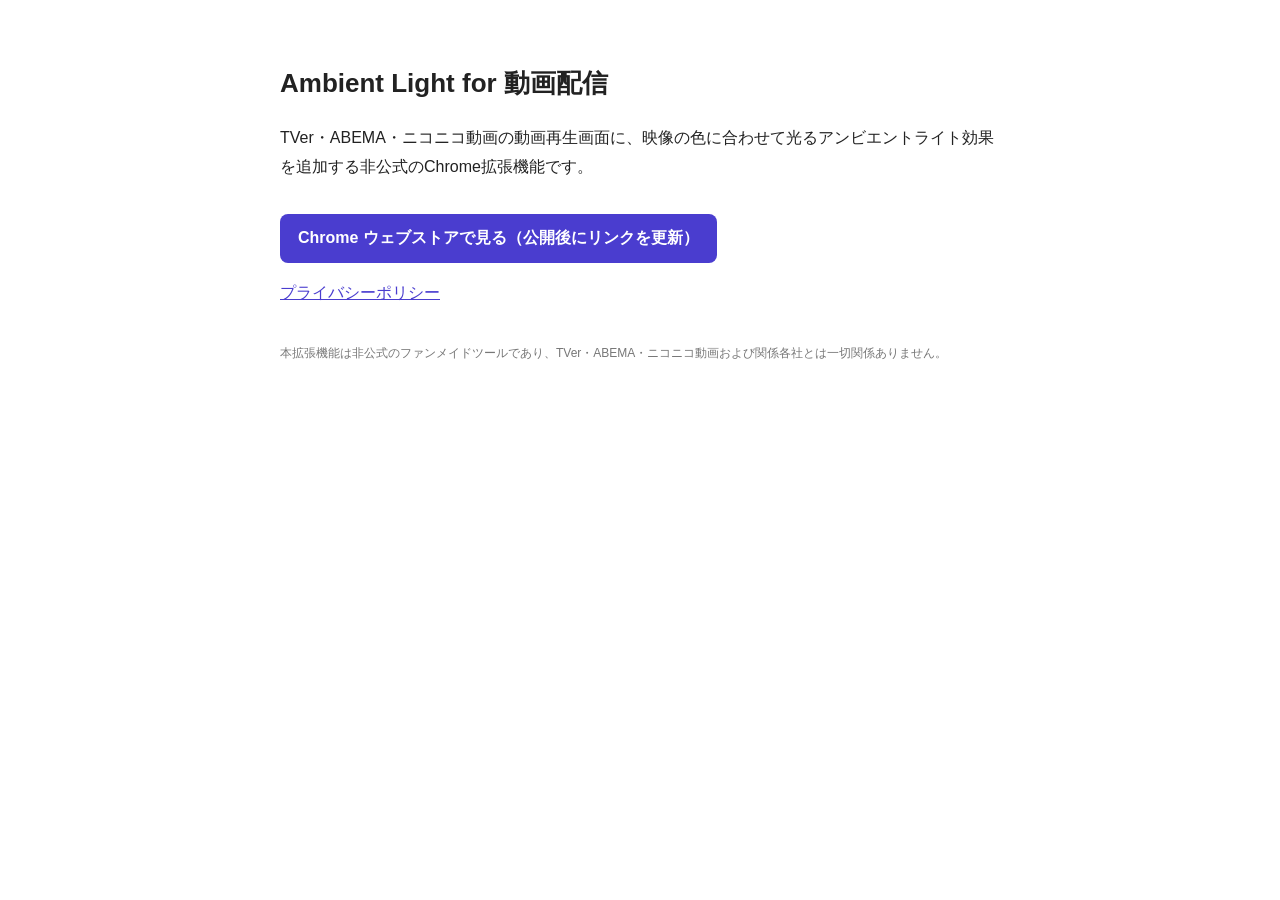
<file: docs/index.html>
<!DOCTYPE html>
<html lang="ja">
<head>
<meta charset="UTF-8" />
<meta name="viewport" content="width=device-width, initial-scale=1" />
<title>Ambient Light for 動画配信</title>
<style>
  body {
    font-family: -apple-system, "Segoe UI", "Hiragino Kaku Gothic ProN", "Yu Gothic", sans-serif;
    max-width: 720px;
    margin: 60px auto;
    padding: 0 20px;
    line-height: 1.8;
    color: #222;
  }
  h1 { font-size: 26px; }
  .badge {
    display: inline-block;
    padding: 10px 18px;
    background: #4a3dcf;
    color: #fff;
    border-radius: 8px;
    text-decoration: none;
    font-weight: 600;
    margin-top: 1em;
  }
  footer { margin-top: 3em; font-size: 12px; color: #777; }
  a { color: #4a3dcf; }
</style>
</head>
<body>
  <h1>Ambient Light for 動画配信</h1>
  <p>
    TVer・ABEMA・ニコニコ動画の動画再生画面に、映像の色に合わせて光るアンビエントライト効果を追加する非公式のChrome拡張機能です。
  </p>
  <p>
    <a class="badge" href="#">Chrome ウェブストアで見る（公開後にリンクを更新）</a>
  </p>
  <p>
    <a href="privacy.html">プライバシーポリシー</a>
  </p>
  <footer>
    本拡張機能は非公式のファンメイドツールであり、TVer・ABEMA・ニコニコ動画および関係各社とは一切関係ありません。
  </footer>
</body>
</html>
</file>
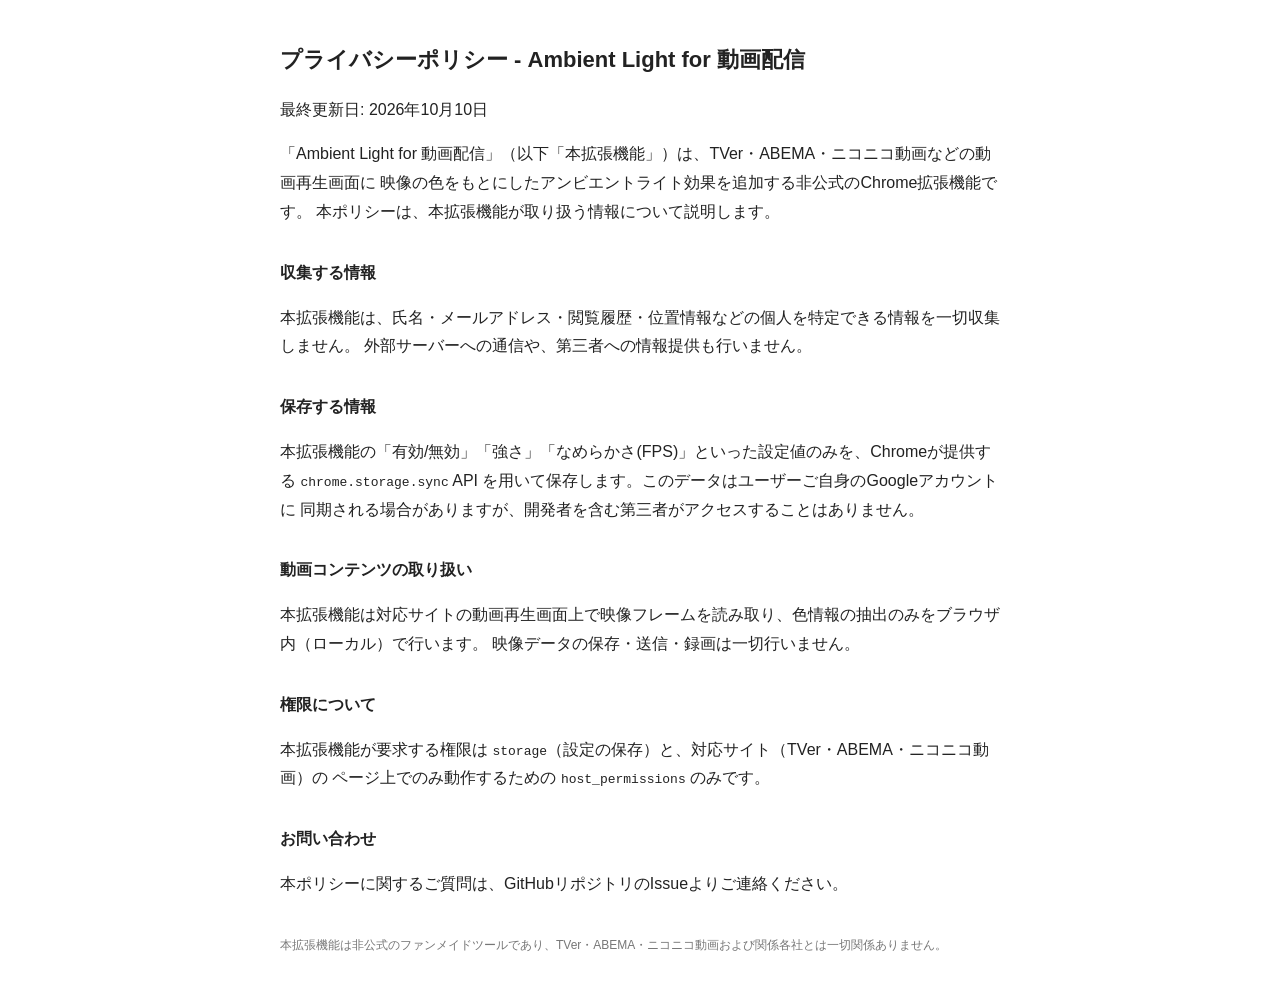
<file: docs/privacy.html>
<!DOCTYPE html>
<html lang="ja">
<head>
<meta charset="UTF-8" />
<meta name="viewport" content="width=device-width, initial-scale=1" />
<title>プライバシーポリシー | Ambient Light for 動画配信</title>
<style>
  body {
    font-family: -apple-system, "Segoe UI", "Hiragino Kaku Gothic ProN", "Yu Gothic", sans-serif;
    max-width: 720px;
    margin: 40px auto;
    padding: 0 20px;
    line-height: 1.8;
    color: #222;
  }
  h1 { font-size: 22px; }
  h2 { font-size: 16px; margin-top: 2em; }
  footer { margin-top: 3em; font-size: 12px; color: #777; }
  a { color: #4a3dcf; }
</style>
</head>
<body>
  <h1>プライバシーポリシー - Ambient Light for 動画配信</h1>
  <p>最終更新日: 2026年10月10日</p>

  <p>
    「Ambient Light for 動画配信」（以下「本拡張機能」）は、TVer・ABEMA・ニコニコ動画などの動画再生画面に
    映像の色をもとにしたアンビエントライト効果を追加する非公式のChrome拡張機能です。
    本ポリシーは、本拡張機能が取り扱う情報について説明します。
  </p>

  <h2>収集する情報</h2>
  <p>
    本拡張機能は、氏名・メールアドレス・閲覧履歴・位置情報などの個人を特定できる情報を一切収集しません。
    外部サーバーへの通信や、第三者への情報提供も行いません。
  </p>

  <h2>保存する情報</h2>
  <p>
    本拡張機能の「有効/無効」「強さ」「なめらかさ(FPS)」といった設定値のみを、Chromeが提供する
    <code>chrome.storage.sync</code> API を用いて保存します。このデータはユーザーご自身のGoogleアカウントに
    同期される場合がありますが、開発者を含む第三者がアクセスすることはありません。
  </p>

  <h2>動画コンテンツの取り扱い</h2>
  <p>
    本拡張機能は対応サイトの動画再生画面上で映像フレームを読み取り、色情報の抽出のみをブラウザ内（ローカル）で行います。
    映像データの保存・送信・録画は一切行いません。
  </p>

  <h2>権限について</h2>
  <p>
    本拡張機能が要求する権限は <code>storage</code>（設定の保存）と、対応サイト（TVer・ABEMA・ニコニコ動画）の
    ページ上でのみ動作するための <code>host_permissions</code> のみです。
  </p>

  <h2>お問い合わせ</h2>
  <p>
    本ポリシーに関するご質問は、GitHubリポジトリのIssueよりご連絡ください。
  </p>

  <footer>
    本拡張機能は非公式のファンメイドツールであり、TVer・ABEMA・ニコニコ動画および関係各社とは一切関係ありません。
  </footer>
</body>
</html>
</file>
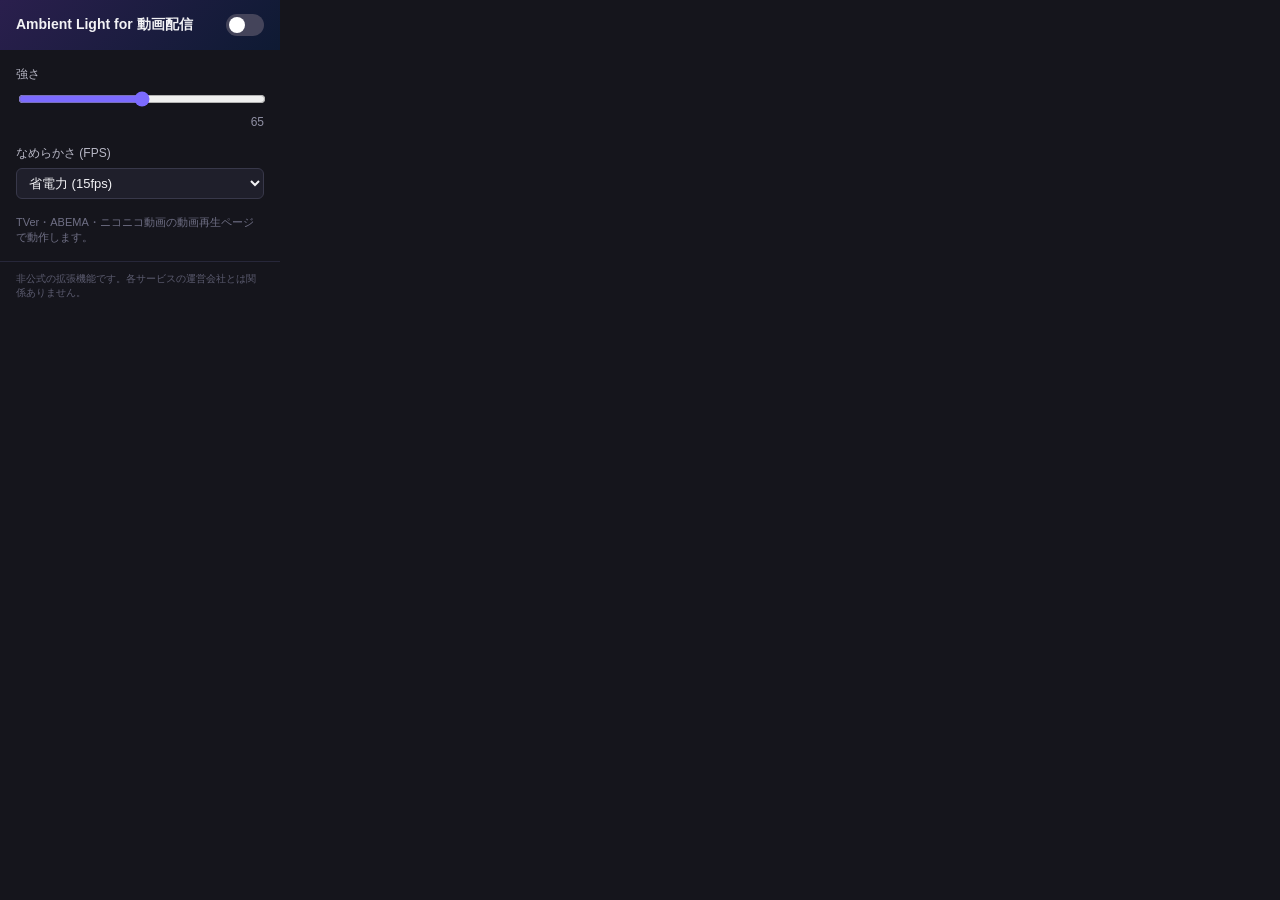
<file: popup/popup.html>
<!DOCTYPE html>
<html lang="ja">
<head>
<meta charset="UTF-8" />
<title>Ambient Light for 動画配信</title>
<link rel="stylesheet" href="popup.css" />
</head>
<body>
  <header class="header">
    <span class="title">Ambient Light for 動画配信</span>
    <label class="switch">
      <input type="checkbox" id="enabledToggle" />
      <span class="slider"></span>
    </label>
  </header>

  <main class="body">
    <div class="row">
      <label for="strength">強さ</label>
      <input type="range" id="strength" min="0" max="100" step="1" />
      <span class="value" id="strengthValue">65</span>
    </div>

    <div class="row">
      <label for="fps">なめらかさ (FPS)</label>
      <select id="fps">
        <option value="15">省電力 (15fps)</option>
        <option value="24">標準 (24fps)</option>
        <option value="30">高品質 (30fps)</option>
      </select>
    </div>

    <p class="hint">TVer・ABEMA・ニコニコ動画の動画再生ページで動作します。</p>
  </main>

  <footer class="footer">
    <span>非公式の拡張機能です。各サービスの運営会社とは関係ありません。</span>
  </footer>

  <script src="popup.js"></script>
</body>
</html>
</file>
<file: popup/popup.css>
* {
  box-sizing: border-box;
}

body {
  margin: 0;
  width: 280px;
  font-family: -apple-system, "Segoe UI", "Hiragino Kaku Gothic ProN", "Yu Gothic", sans-serif;
  background: #15151c;
  color: #f2f2f5;
}

.header {
  display: flex;
  align-items: center;
  justify-content: space-between;
  padding: 14px 16px;
  background: linear-gradient(135deg, #2a1f4d, #0e1a33);
}

.title {
  font-size: 14px;
  font-weight: 600;
}

.body {
  padding: 16px;
  display: flex;
  flex-direction: column;
  gap: 16px;
}

.row {
  display: flex;
  flex-direction: column;
  gap: 6px;
}

.row label {
  font-size: 12px;
  color: #b8b8c6;
}

.row input[type="range"] {
  width: 100%;
  accent-color: #7c6bff;
}

.row select {
  width: 100%;
  padding: 6px 8px;
  border-radius: 6px;
  border: 1px solid #38384a;
  background: #1f1f2b;
  color: #f2f2f5;
  font-size: 13px;
}

.value {
  font-size: 12px;
  color: #8f8fa3;
  align-self: flex-end;
}

.hint {
  margin: 0;
  font-size: 11px;
  color: #6f6f85;
}

.footer {
  padding: 10px 16px;
  font-size: 10px;
  color: #5c5c70;
  border-top: 1px solid #27273a;
}

/* トグルスイッチ */
.switch {
  position: relative;
  display: inline-block;
  width: 38px;
  height: 22px;
  flex-shrink: 0;
}

.switch input {
  opacity: 0;
  width: 0;
  height: 0;
}

.slider {
  position: absolute;
  cursor: pointer;
  inset: 0;
  background-color: #44445a;
  transition: 0.2s;
  border-radius: 22px;
}

.slider::before {
  position: absolute;
  content: "";
  height: 16px;
  width: 16px;
  left: 3px;
  bottom: 3px;
  background-color: #fff;
  transition: 0.2s;
  border-radius: 50%;
}

.switch input:checked + .slider {
  background-color: #7c6bff;
}

.switch input:checked + .slider::before {
  transform: translateX(16px);
}
</file>
